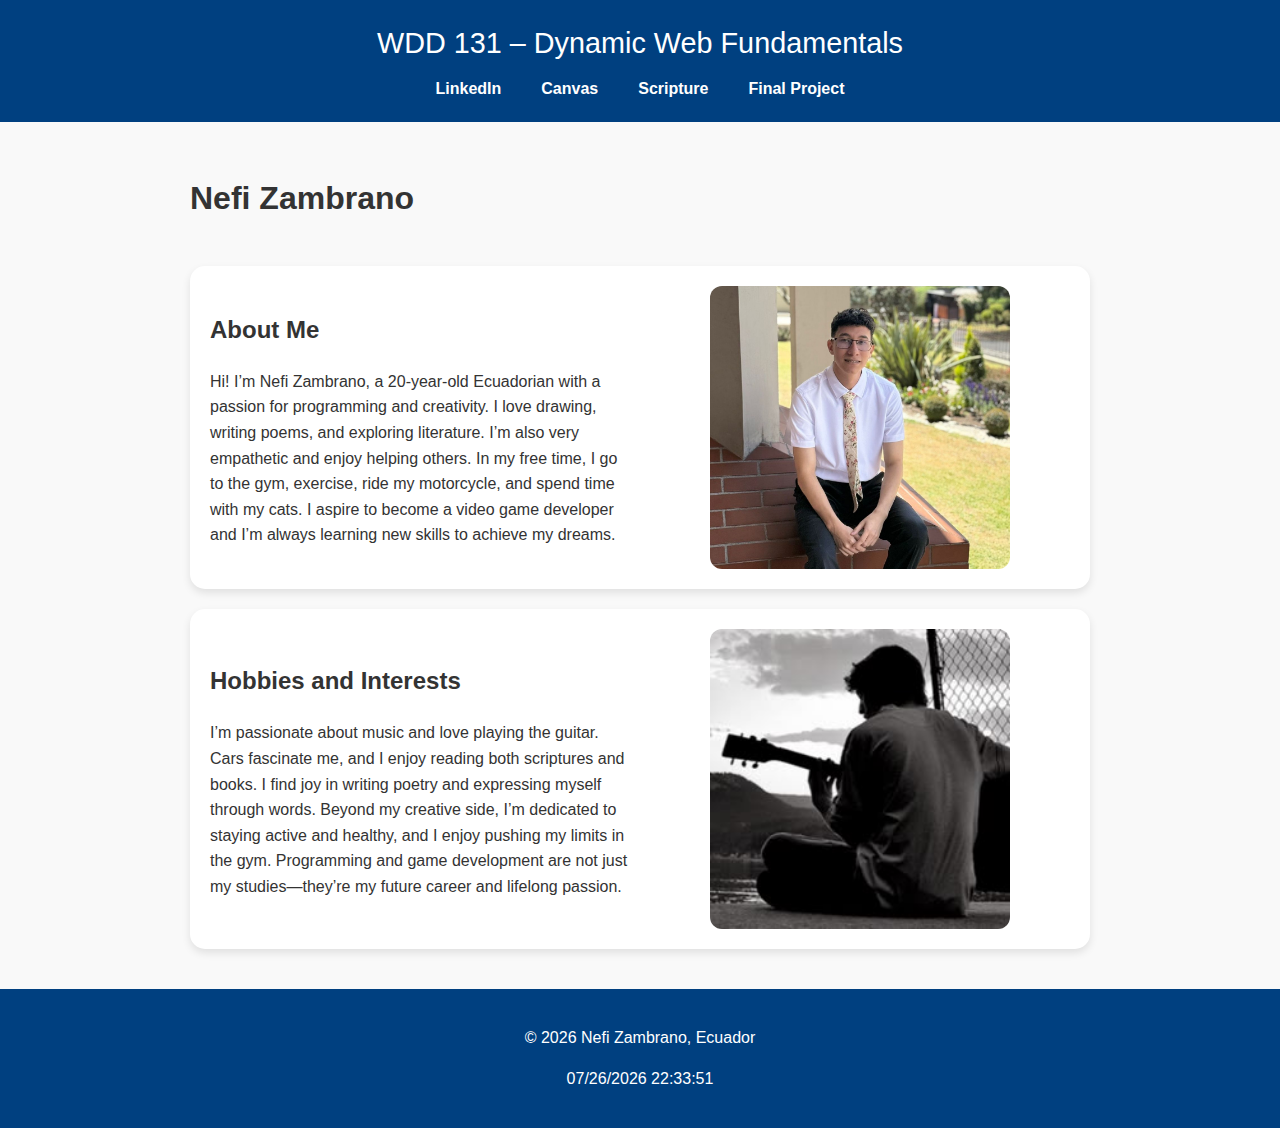
<file: index.html>
<!DOCTYPE html>
<html lang="en-US">
<head>
    <meta charset="UTF-8">
    <meta name="viewport" content="width=device-width, initial-scale=1.0">
    <title>WDD 131 – Dynamic Web Fundamentals – Nefi Zambrano</title>
    <meta name="description" content="WDD 131 – Dynamic Web Fundamentals. Nefi Zambrano. Landing page with course info.">
    <meta name="author" content="Nefi Zambrano">
    <link rel="stylesheet" href="styles/base.css">
    <script src="scripts/getdates.js" defer></script>
</head>
<body>
    <header>
        <span id="course-title">WDD 131 – Dynamic Web Fundamentals</span>
        <nav>
            <ul>
                <li><a href="https://www.linkedin.com/in/nefi-geovanny-zambrano-miño-68074133b" target="_blank">LinkedIn</a></li>
                <li><a href="https://byupw.instructure.com/" target="_blank" rel="noopener noreferrer">Canvas</a></li>
                <li><a href="https://www.churchofjesuschrist.org/study/scriptures" target="_blank" rel="noopener noreferrer">Scripture</a></li>
                <li><a href="#">Final Project</a></li>
            </ul>
        </nav>
    </header>

    <main>
        <h1>Nefi Zambrano</h1>

<section class="card two-columns">
    <div class="text">
        <h2>About Me</h2>
       <p>Hi! I’m Nefi Zambrano, a 20-year-old Ecuadorian with a passion for programming and creativity. I love drawing, writing poems, and exploring literature. I’m also very empathetic and enjoy helping others. In my free time, I go to the gym, exercise, ride my motorcycle, and spend time with my cats. I aspire to become a video game developer and I’m always learning new skills to achieve my dreams.</p>

    </div>
    <div class="image">
        <img src="images/nefijpg.jpg" alt=" Nefi smile">
    </div>
</section>

<section class="card two-columns">
    <div class="text">
        <h2>Hobbies and Interests</h2>
 <p>I’m passionate about music and love playing the guitar. Cars fascinate me, and I enjoy reading both scriptures and books. I find joy in writing poetry and expressing myself through words. Beyond my creative side, I’m dedicated to staying active and healthy, and I enjoy pushing my limits in the gym. Programming and game development are not just my studies—they’re my future career and lifelong passion.</p>
    </div>
    <div class="image">
         <img src="images/guitarra.jpg" alt="Imagen representando hobbies">
    </div>
</section>
    </main>

    <footer>
        <p>© <span id="currentyear"></span> Nefi Zambrano, Ecuador</p>
        <p id="lastModified"></p>
    </footer>
</body>
</html>
</file>
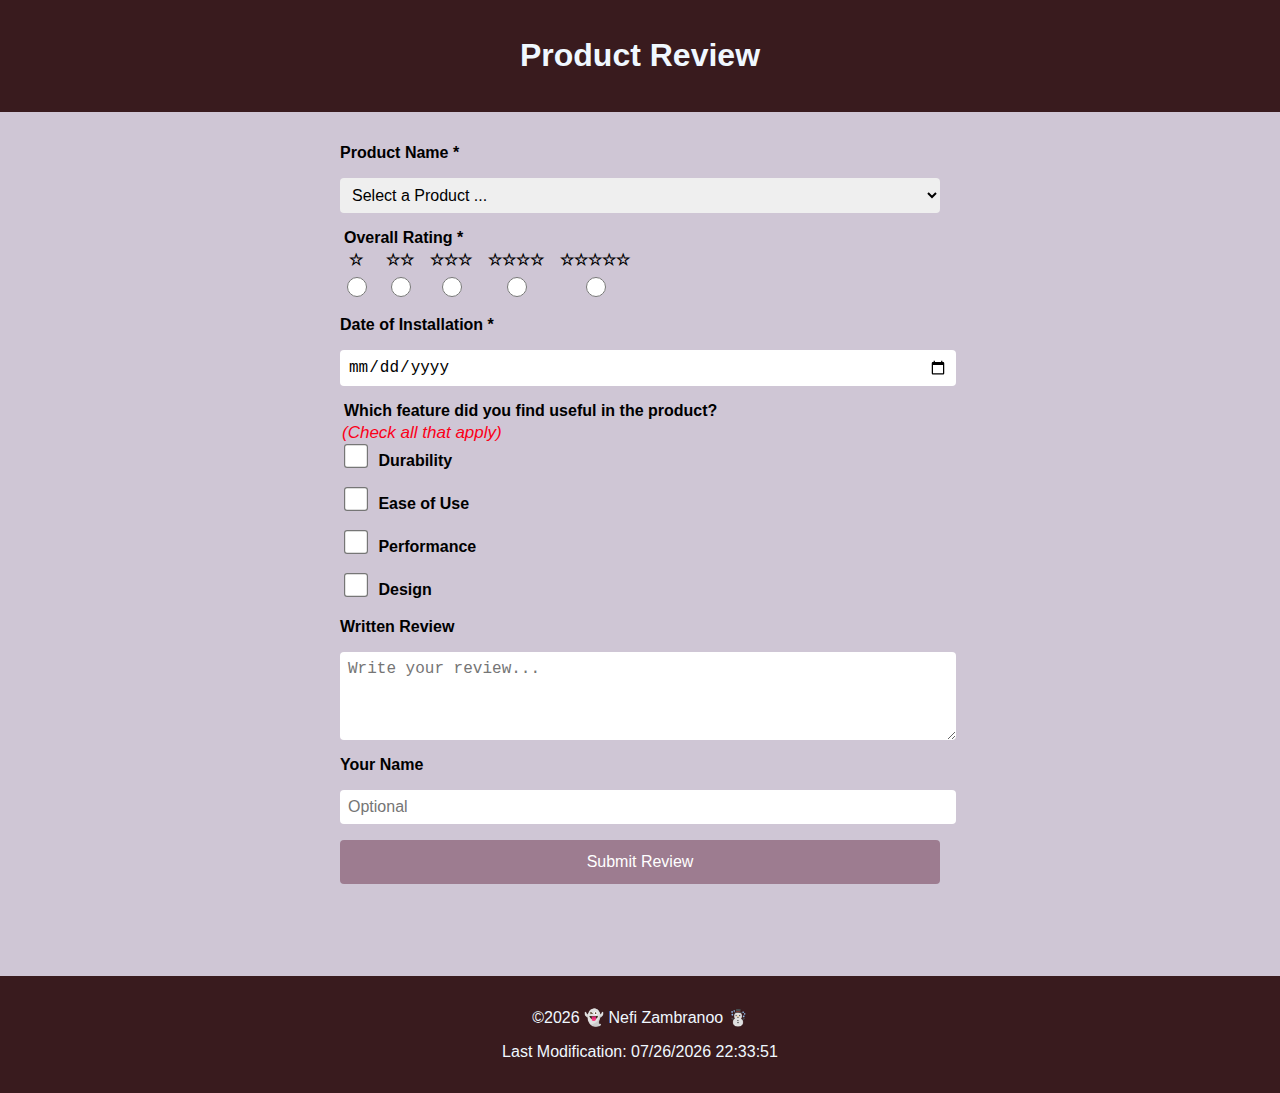
<file: form.html>
<!DOCTYPE html>
<html lang="en">
<head>
    <meta charset="UTF-8">
    <meta name="viewport" content="width=device-width, initial-scale=1.0">
    <title>Product Review Form</title>
    <link rel="stylesheet" href="styles/form-style.css">
</head>
<body>
    <header>
        <h1>Product Review</h1>
    </header>

    <main>
        <form id="reviewForm" method="get" action="review.html">
            <!-- Product Name -->
            <label for="product">Product Name *</label>
            <select id="product" name="product" required>
                <option value="" disabled selected>Select a Product ...</option>
            </select>

            <!-- Overall Rating -->
            <fieldset>
                <legend>Overall Rating *</legend>

                <div class="rating-grid">
                    <label>
                        <span class="stars">☆</span>
                        <input type="radio" name="rating" value="1" required>
                    </label>
                    <label>
                        <span class="stars">☆☆</span>
                        <input type="radio" name="rating" value="2">
                    </label>
                    <label>
                        <span class="stars">☆☆☆</span>
                        <input type="radio" name="rating" value="3">
                    </label>
                    <label>
                        <span class="stars">☆☆☆☆</span>
                        <input type="radio" name="rating" value="4">
                    </label>
                    <label>
                        <span class="stars">☆☆☆☆☆</span>
                        <input type="radio" name="rating" value="5">
                    </label>
                </div>
            </fieldset>

            <!-- Date of Installation -->
            <label for="installDate">Date of Installation *</label>
            <input type="date" id="installDate" name="installDate" required>

            <!-- Useful Features -->
            <fieldset>
                <legend>Which feature did you find useful in the product? </legend>
                <span class="cursi">(Check all that apply)</span>
                <div class="checkbox-grid">
                    <label><input type="checkbox" name="features" value="durability"> Durability</label>
                    <label><input type="checkbox" name="features" value="ease of use"> Ease of Use</label>
                    <label><input type="checkbox" name="features" value="performance"> Performance</label>
                    <label><input type="checkbox" name="features" value="design"> Design</label>
                </div>
            </fieldset>
            <!-- Written Review -->
            <label for="review">Written Review</label>
            <textarea id="review" name="review" rows="4" placeholder="Write your review..."></textarea>

            <!-- User Name -->
            <label for="userName">Your Name</label>
            <input type="text" id="userName" name="userName" placeholder="Optional">

            <!-- Submit -->
            <input type="submit" value="Submit Review">
        </form>
    </main>

    <footer>
        <p>©<span id="year"></span> 👻 Nefi Zambranoo ☃️ </p>
        <p>Last Modification: <span id="lastModified"></span></p>
    </footer>

    <script src="scripts/form-script.js"></script>
</body>
</html>
</file>
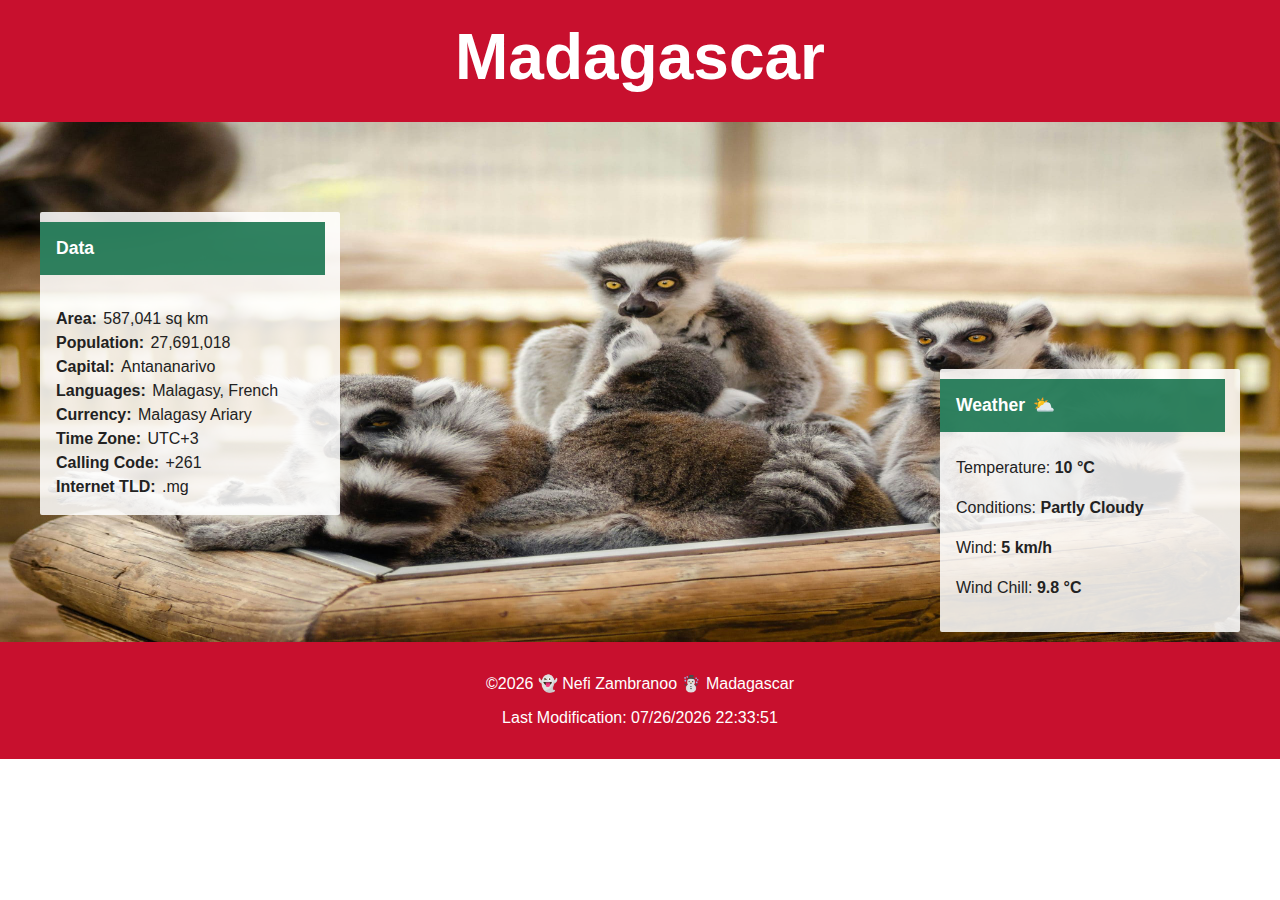
<file: place.html>
<!DOCTYPE html>
<html lang="es">
<head>
  <meta charset="utf-8">
  <meta name="viewport" content="width=device-width,initial-scale=1">
  <title>Madagascar — Place Page</title>
  <meta name="description" content="page Madagascar — wdd131 W03">
  <link rel="stylesheet" href="styles/place.css">
  <script defer src="scripts/place.js"></script>
</head>
<body>
  <!-- HEADER -->
  <header class="site-header">
    <h1 class="site-title">Madagascar</h1>
  </header>

  <!-- HERO + CARDS -->
  <main>
    <section class="hero" aria-label="Hero image">
  <picture>
    <!-- Desktop -->
    <source media="(max-width: 700px)" srcset="images/Lemures+2.jpg">
    <!-- Mobile / fallback -->
    <img src="images/madagascar.jpg" alt="Anillos de lemures sobre un tronco" loading="lazy" class="firt-img">
  </picture>

      <!-- Cards -->
      <aside class="card card--data" aria-labelledby="data-title">
        <div id="data-title" class="card__header">Data</div>
        <div class="card__body">
          <dl>
            <dt>Area:</dt><dd>587,041 sq km</dd>
            <dt>Population:</dt><dd>27,691,018</dd>
            <dt>Capital:</dt><dd>Antananarivo</dd>
            <dt>Languages:</dt><dd>Malagasy, French</dd>
            <dt>Currency:</dt><dd>Malagasy Ariary</dd>
            <dt>Time Zone:</dt><dd>UTC+3</dd>
            <dt>Calling Code:</dt><dd>+261</dd>
            <dt>Internet TLD:</dt><dd>.mg</dd>
          </dl>
        </div>
      </aside>

      <aside class="card card--weather" aria-labelledby="weather-title">
        <div id="weather-title" class="card__header">
          <span>Weather</span>
          <img src="images/weather-icon-md.svg" alt="Partly cloudy" class="mobile-icon" aria-hidden="true">
        </div>
        <div class="card__body">
          <p>Temperature: <strong><span id="temp">10</span> °C</strong></p>
          <p>Conditions: <strong>Partly Cloudy</strong></p>
          <p>Wind: <strong><span id="wind">5</span> km/h</strong></p>
          <p>Wind Chill: <strong><span id="windchill">N/A</span></strong></p>
        </div>
      </aside>
    </section>
  </main>

  <!-- FOOTER -->
  <footer class="site-footer">
    <p>©<span id="year"></span> 👻 Nefi Zambranoo ☃️ Madagascar</p>
    <p>Last Modification: <span id="lastModified"></span></p>
  </footer>
</body>
</html>
</file>
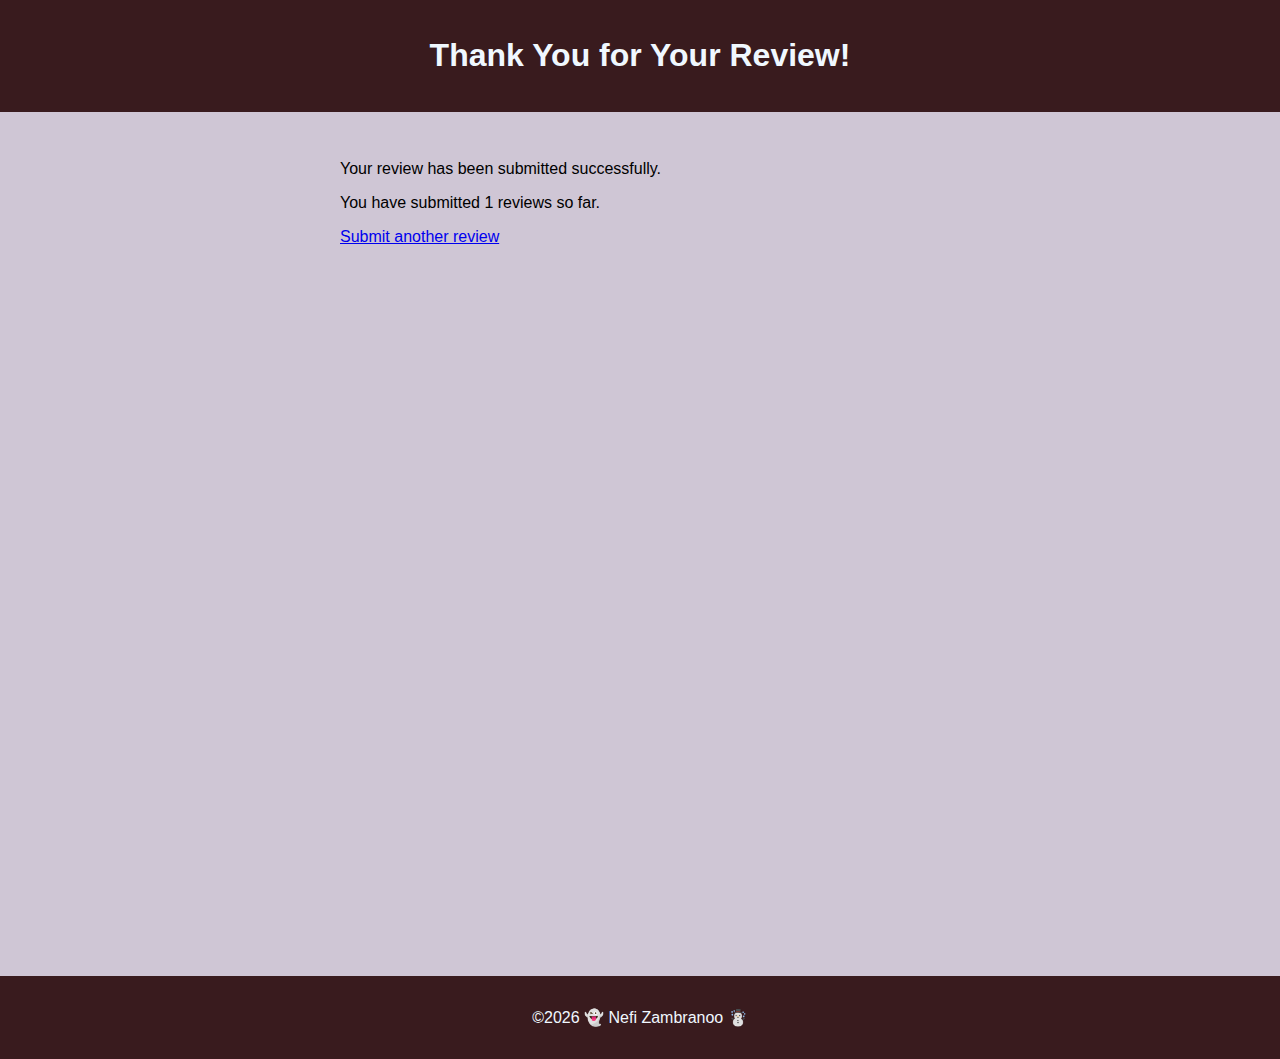
<file: review.html>
<!DOCTYPE html>
<html lang="en">
<head>
  <meta charset="UTF-8">
  <meta name="viewport" content="width=device-width, initial-scale=1.0">
  <title>Review Submitted</title>
  <link rel="stylesheet" href="styles/form-style.css">
</head>
<body>
  <header><h1>Thank You for Your Review!</h1></header>

  <main>
    <p>Your review has been submitted successfully.</p>
    <p>You have submitted <span id="reviewCount">0</span> reviews so far.</p>
    <a href="form.html">Submit another review</a>
  </main>

   <footer>
        <p>©<span id="year"></span> 👻 Nefi Zambranoo ☃️ </p>
    </footer>

  <script>
    // Footer dinámico
    document.getElementById('year').textContent = new Date().getFullYear();

    // Contador de reseñas
    let count = localStorage.getItem('reviewCount') || 0;
    count = parseInt(count) + 1;
    localStorage.setItem('reviewCount', count);
    document.getElementById('reviewCount').textContent = count;
  </script>
</body>
</html>
</file>
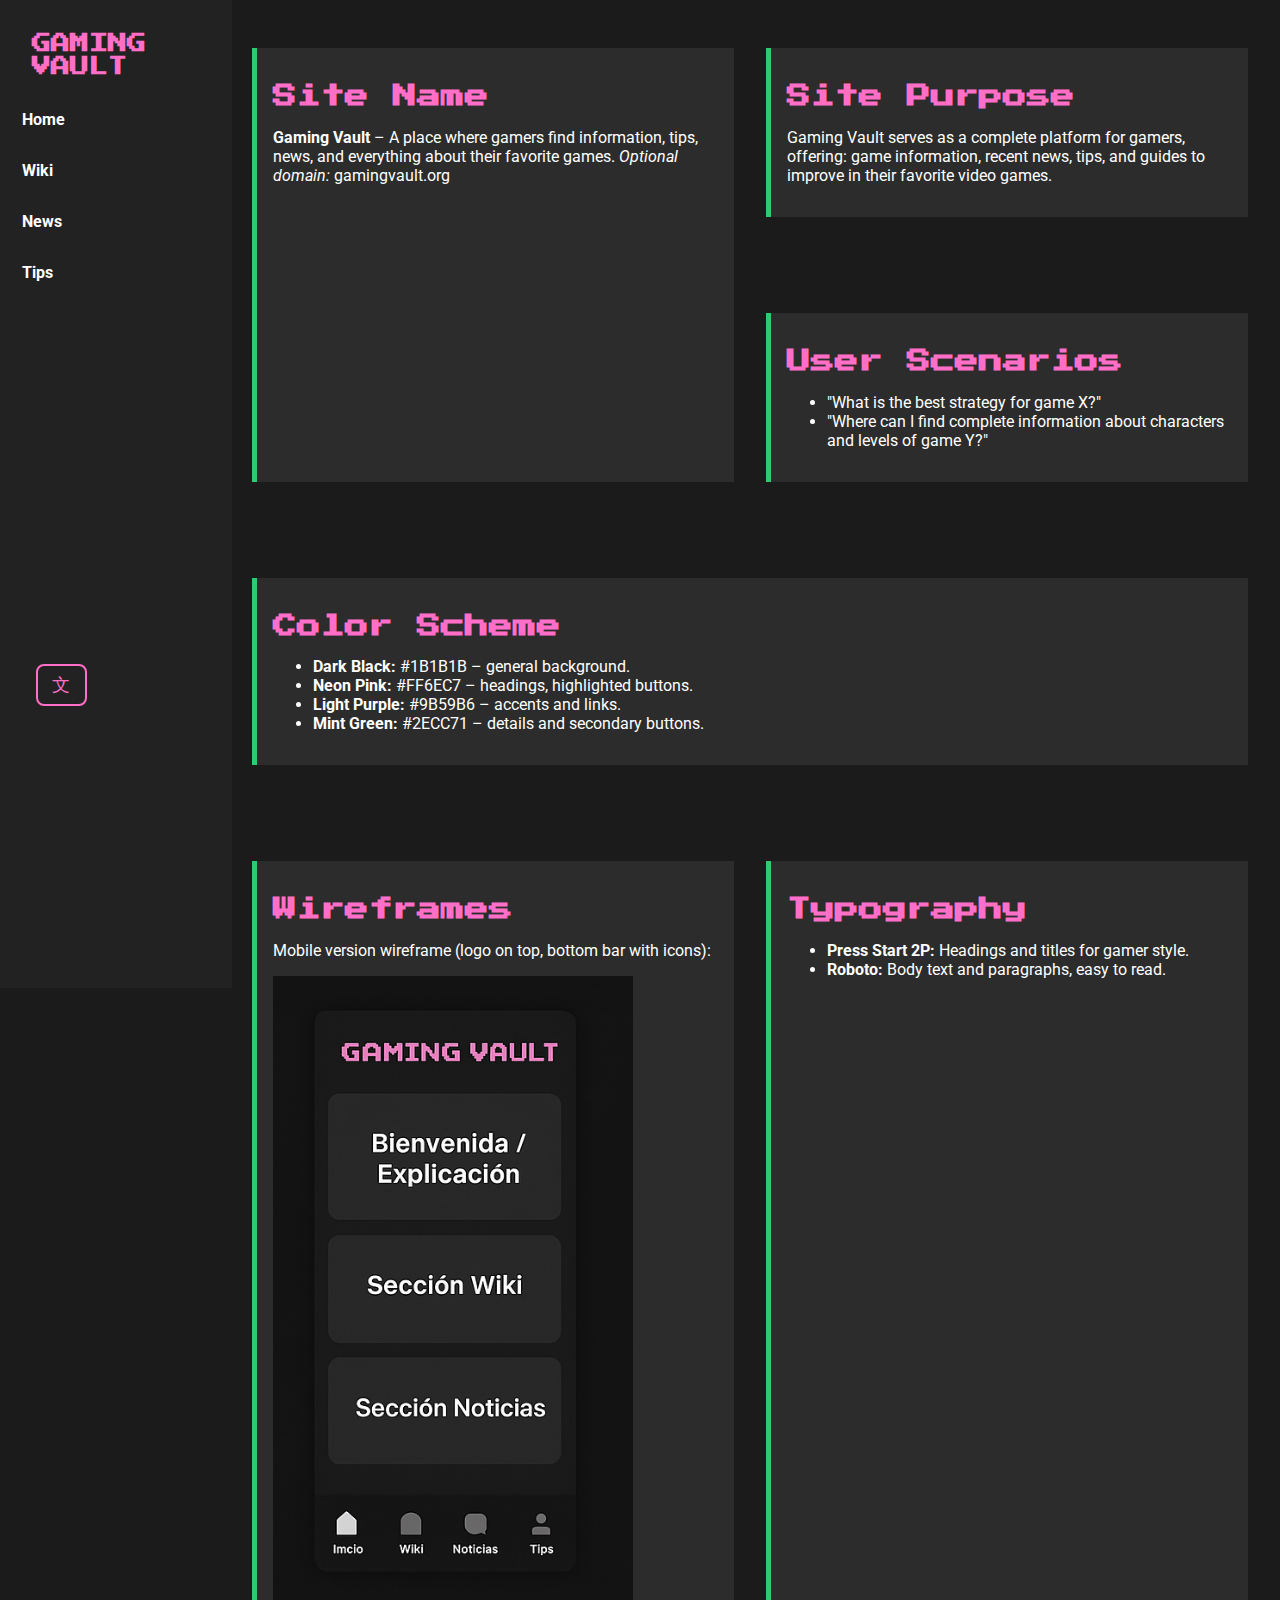
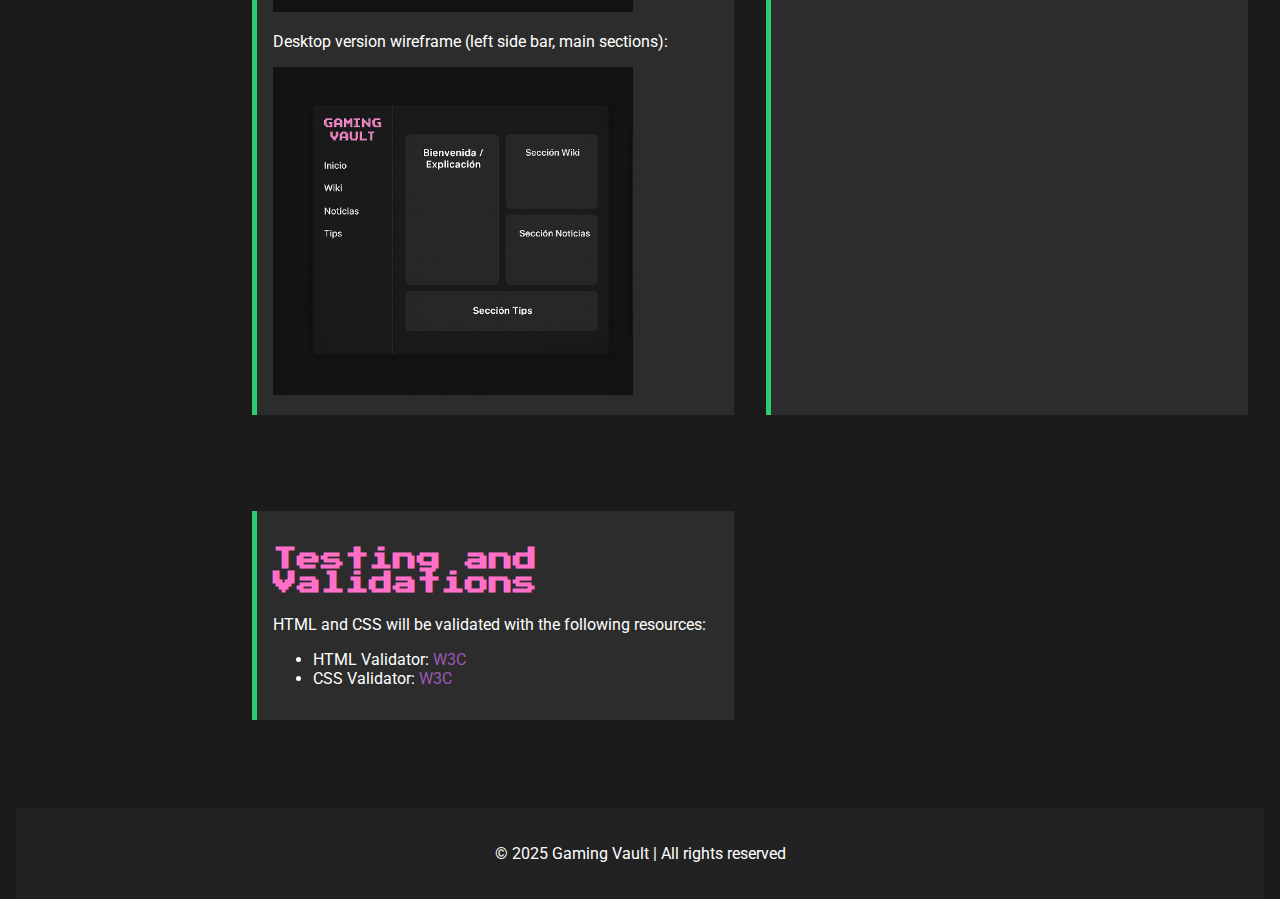
<file: siteplan.html>
<!DOCTYPE html>
<html lang="en-US">
<head>
    <meta charset="UTF-8">
    <meta name="viewport" content="width=device-width, initial-scale=1.0">
    <title>Gaming Vault - Site Plan</title>
    <link rel="stylesheet" href="styles/style.css">
    <!-- Gamer style fonts -->
    <link href="https://fonts.googleapis.com/css2?family=Press+Start+2P&display=swap" rel="stylesheet">
    <link href="https://fonts.googleapis.com/css2?family=Roboto:wght@400;700&display=swap" rel="stylesheet">
    <link rel="stylesheet" href="https://cdnjs.cloudflare.com/ajax/libs/font-awesome/6.4.0/css/all.min.css">
</head>
<body>

    <!-- Lateral navigation for desktop -->
    <nav class="nav-lateral">
    <h1 class="logo-text">
        <span>GAMING</span>
        <span>VAULT</span>
    </h1>
    <ul>
        <li><a href="/page/home.html">Home</a></li>
        <li><a href="#">Wiki</a></li>
        <li><a href="#">News</a></li>
        <li><a href="#">Tips</a></li>
    </ul>
    <button id="btn-lang" class="lang-btn">文</button>
</nav>

    <main>
        <!-- 1. Site Name -->
        <section class="Sname">
            <h2>Site Name</h2>
            <p><strong>Gaming Vault</strong> – A place where gamers find information, tips, news, and everything about their favorite games.
            <em>Optional domain:</em> gamingvault.org</p>
        </section>

        <!-- 2. Site Purpose -->
        <section class="purpose">
            <h2>Site Purpose</h2>
            <p>Gaming Vault serves as a complete platform for gamers, offering: game information, recent news, tips, and guides to improve in their favorite video games.</p>
        </section>

        <!-- 3. User Scenarios -->
        <section class="sce">
            <h2>User Scenarios</h2>
            <ul>
                <li>"What is the best strategy for game X?"</li>
                <li>"Where can I find complete information about characters and levels of game Y?"</li>
            </ul>
        </section>

        <!-- 4. Color Scheme -->
        <section class="colors">
            <h2>Color Scheme</h2>
            <ul>
                <li><strong>Dark Black:</strong> #1B1B1B – general background.</li>
                <li><strong>Neon Pink:</strong> #FF6EC7 – headings, highlighted buttons.</li>
                <li><strong>Light Purple:</strong> #9B59B6 – accents and links.</li>
                <li><strong>Mint Green:</strong> #2ECC71 – details and secondary buttons.</li>
            </ul>
        </section>

        <!-- 5. Wireframes -->
        <section>
            <h2>Wireframes</h2>
            <p>Mobile version wireframe (logo on top, bottom bar with icons):</p>
            <img src="images/wireframe_movil.png" alt="Mobile wireframe Gaming Vault">
            <p>Desktop version wireframe (left side bar, main sections):</p>
            <img src="images/wireframe_pc.png" alt="Desktop wireframe Gaming Vault">
        </section>
        <!-- 6. Typography -->
        <section>
            <h2>Typography</h2>
            <ul>
                <li><strong>Press Start 2P:</strong> Headings and titles for gamer style.</li>
                <li><strong>Roboto:</strong> Body text and paragraphs, easy to read.</li>
            </ul>
        </section>

        <!-- 7. Testing / Validations -->
        <section>
            <h2>Testing and Validations</h2>
            <p>HTML and CSS will be validated with the following resources:</p>
            <ul>
                <li>HTML Validator: <a href="https://validator.w3.org/nu/">W3C</a></li>
                <li>CSS Validator: <a href="https://jigsaw.w3.org/css-validator/">W3C</a></li>
            </ul>
        </section>
    </main>
    <div class="bottom-nav">
    <a href="/page/home.html"><i class="fa-solid fa-house"></i><span>Inicio</span></a>
    <a href="#"><i class="fa-solid fa-book"></i><span>Wiki</span></a>
    <a href="#"><i class="fa-solid fa-newspaper"></i><span>Noticias</span></a>
    <a href="#"><i class="fa-solid fa-lightbulb"></i><span>Tips</span></a>
</div>

    <footer>
        <p>&copy; 2025 Gaming Vault | All rights reserved</p>
    </footer>
</body>
</html>
</file>
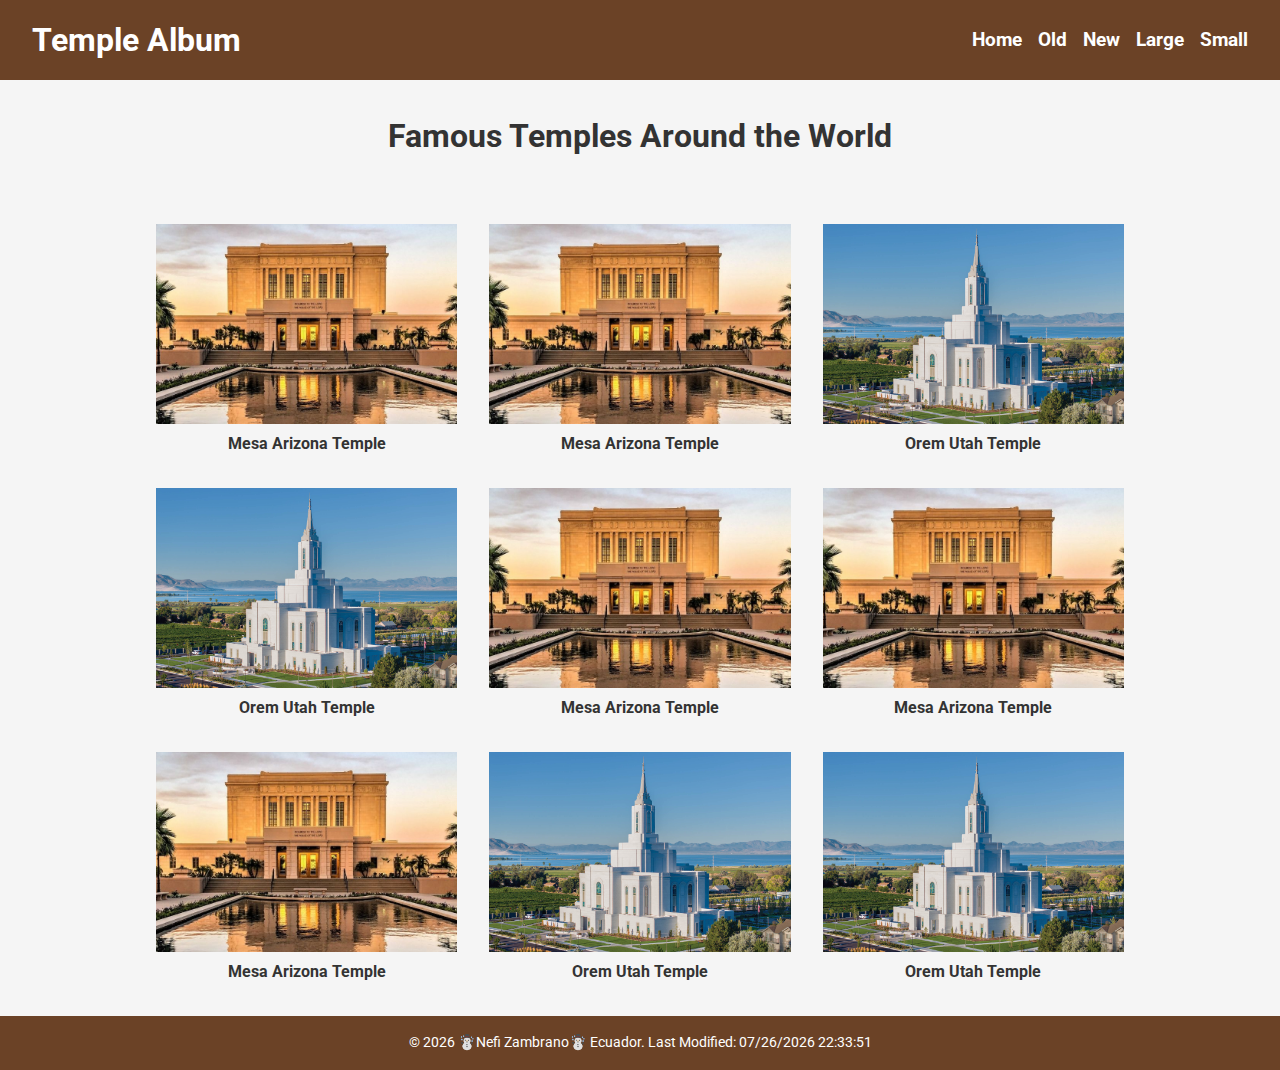
<file: temples.html>
<!DOCTYPE html>
<html lang="en-US">
<head>
    <meta charset="UTF-8">
    <meta name="viewport" content="width=device-width, initial-scale=1.0">
    <link rel="stylesheet" href="styles/temples.css">
    <link rel="stylesheet" href="styles/temples-large.css">
    <link href="https://fonts.googleapis.com/css2?family=Roboto:wght@400;700&display=swap" rel="stylesheet">
    <script src="scripts/temples.js" defer></script>
    <title>Temple Album</title>
</head>
<body>
<header>
    <h1>Temple Album</h1>
    <button id="hamburger" aria-label="Toggle navigation menu">☰</button>
    <nav id="nav-menu">
        <a href="#">Home</a>
        <a href="#">Old</a>
        <a href="#">New</a>
        <a href="#">Large</a>
        <a href="#">Small</a>
    </nav>
</header>
    <main>
        <h1>Famous Temples Around the World</h1>
        <figure>
            <img src="images/Mesa-Temple.jpg" alt="Temple 1">
            <figcaption>Mesa Arizona Temple</figcaption>
        </figure>
        <figure>
            <img src="images/Mesa-Temple.jpg" alt="Temple 1">
            <figcaption>Mesa Arizona Temple</figcaption>
        </figure>
        <figure>
            <img src="images/Orem-Utah-Temple.jpg" alt="Temple 1">
            <figcaption>Orem Utah Temple</figcaption>
        </figure>
        <figure>
            <img src="images/Orem-Utah-Temple.jpg" alt="Temple 1">
            <figcaption>Orem Utah Temple</figcaption>
        </figure>
        <figure>
            <img src="images/Mesa-Temple.jpg" alt="Temple 1">
            <figcaption>Mesa Arizona Temple</figcaption>
        </figure>
        <figure>
            <img src="images/Mesa-Temple.jpg" alt="Temple 1">
            <figcaption>Mesa Arizona Temple</figcaption>
        </figure>
        <figure>
            <img src="images/Mesa-Temple.jpg" alt="Temple 1">
            <figcaption>Mesa Arizona Temple</figcaption>
        </figure>
        <figure>
            <img src="images/Orem-Utah-Temple.jpg" alt="Temple 1">
            <figcaption>Orem Utah Temple</figcaption>
        </figure>
        <figure>
            <img src="images/Orem-Utah-Temple.jpg" alt="Temple 1">
            <figcaption>Orem Utah Temple</figcaption>
        </figure>
    </main>
    <footer>
        <p>© <span id="year"></span> ☃️Nefi Zambrano☃️ Ecuador. Last Modified: <span id="lastModified"></span></p>
    </footer>
</body>

</html>
</file>
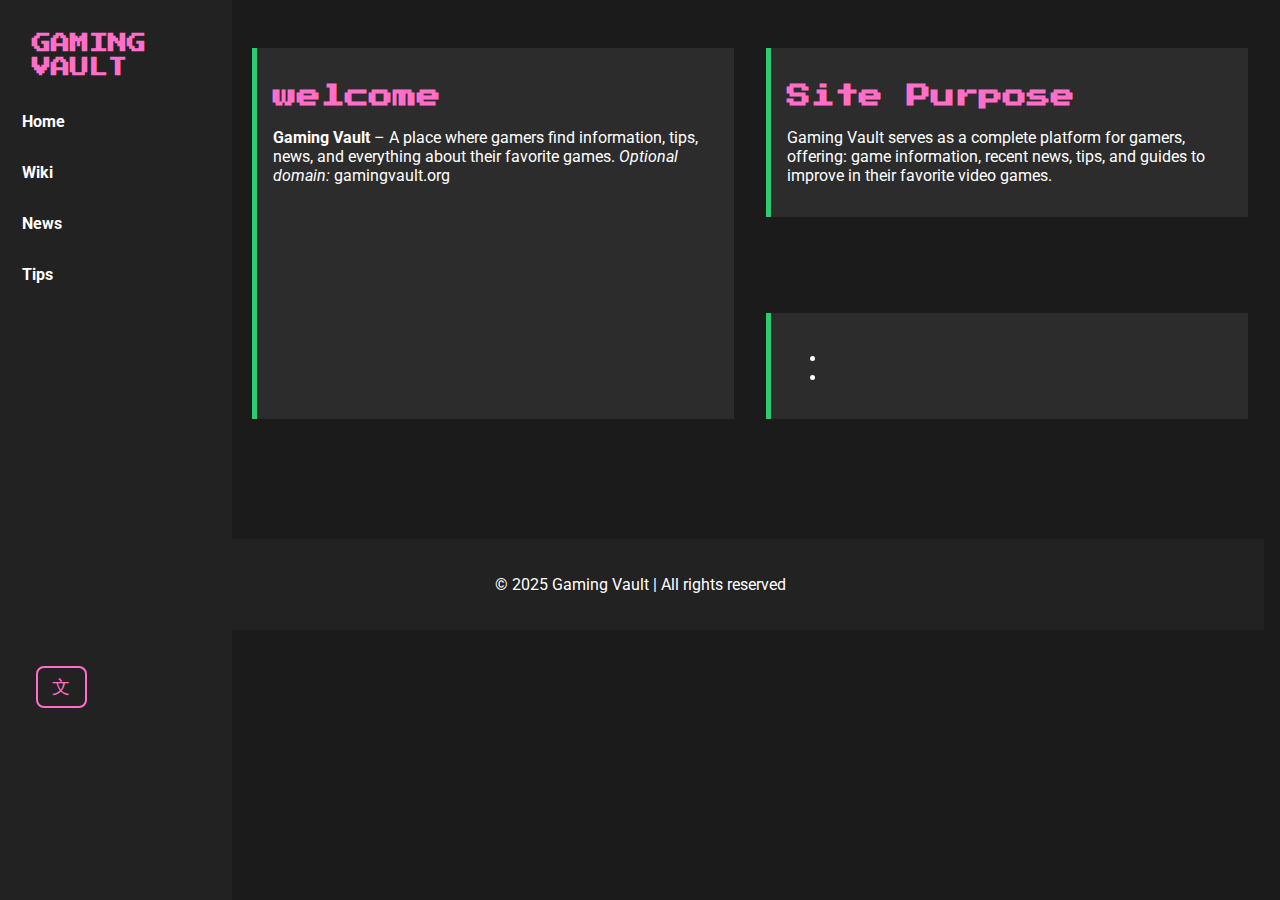
<file: page/home.html>
<!DOCTYPE html>
<html lang="en-US">
<head>
    <meta charset="UTF-8">
    <meta name="viewport" content="width=device-width, initial-scale=1.0">
    <title>Gaming Vault - Site Plan</title>
    <link rel="stylesheet" href="/styles/style.css">
    <!-- Gamer style fonts -->
    <link href="https://fonts.googleapis.com/css2?family=Press+Start+2P&display=swap" rel="stylesheet">
    <link href="https://fonts.googleapis.com/css2?family=Roboto:wght@400;700&display=swap" rel="stylesheet">
</head>
<body>

    <!-- Lateral navigation for desktop -->
    <nav class="nav-lateral">
    <h1 class="logo-text">GAMING <br> VAULT</h1>
    
    <ul>
        <li><a href="/siteplan.html">Home</a></li>
        <li><a href="#">Wiki</a></li>
        <li><a href="#">News</a></li>
        <li><a href="#">Tips</a></li>
    </ul>
    <button id="btn-lang" class="lang-btn">文</button>
</nav>

    <main>
        <!-- 1. Site Name -->
        <section class="Sname">
            <h2>welcome</h2>
            <p><strong>Gaming Vault</strong> – A place where gamers find information, tips, news, and everything about their favorite games.
            <em>Optional domain:</em> gamingvault.org</p>
        </section>

        <!-- 2. Site Purpose -->
        <section class="purpose">
            <h2>Site Purpose</h2>
            <p>Gaming Vault serves as a complete platform for gamers, offering: game information, recent news, tips, and guides to improve in their favorite video games.</p>
        </section>

        <!-- 3. User Scenarios -->
        <section class="sce">
            <h2></h2>
            <ul>
                <li></li>
                <li></li>
            </ul>
        </section>
    </main>

    <footer>
        <p>&copy; 2025 Gaming Vault | All rights reserved</p>
    </footer>
</body>
<script>
    const btnLang = document.getElementById("btn-lang");
    let lang = "en"; // idioma actual

    btnLang.addEventListener("click", () => {
        lang = lang === "en" ? "es" : "en";

        document.querySelectorAll("nav ul li a").forEach(link => {
            link.textContent = link.dataset[lang];
        });

        // Opcional: cambia también títulos de secciones
        document.querySelectorAll("section h2").forEach(h2 => {
            if (h2.dataset.en && h2.dataset.es) {
                h2.textContent = h2.dataset[lang];
            }
        });
    });
</script>
</html>
</file>
<file: styles/base.css>
body {
    font-family: Arial, Helvetica, sans-serif;
    margin: 0;
    padding: 0;
    line-height: 1.6;
    background-color: #f9f9f9;
    color: #333;
}

header {
    text-align: center;
    background-color: #004080;
    color: white;
    padding: 20px 0;
}

#course-title {
    display: block;
    font-size: 1.8rem;
    margin-bottom: 10px;
}

nav ul {
    display: flex;
    justify-content: center;
    list-style: none;
    padding: 0;
    margin: 0;
    gap: 20px;
}

nav a {
    text-decoration: none;
    color: white;
    font-weight: bold;
    padding: 5px 10px;
    transition: background 0.3s, color 0.3s;
}

nav a:hover {
    background-color: #ffcc00;
    color: #004080;
    border-radius: 5px;
}

main {
    max-width: 900px;
    margin: 30px auto;
    padding: 0 20px;
    display: grid;
    grid-template-columns: 1fr;
    gap: 20px;
}

.card {
    background-color: white;
    padding: 20px;
    border-radius: 8px;
    box-shadow: 0 4px 8px rgba(0,0,0,0.1);
}

.card img {
    max-width: 100%;
    height: auto;
    display: block;
    margin: 10px 0;
}

footer {
    text-align: center;
    background-color: #004080;
    color: white;
    padding: 20px 0;
    margin-top: 40px;
}
.card.two-columns {
    display: flex;
    flex-direction: row;
    align-items: center;
    gap: 20px;
    background-color: white;
    padding: 20px;
    border-radius: 15px; /* bordes menos cuadrados */
    box-shadow: 0 4px 8px rgba(0,0,0,0.1);
}

.card.two-columns .text {
    flex: 1; /* ocupa espacio disponible para el texto */
}

.card.two-columns .image {
    flex: 1; /* ocupa espacio disponible para la imagen */
}

.card.two-columns img {
    width: 80%;      /* la imagen ocupa solo el 80% del ancho del div */
    max-width: 300px; /* ancho máximo fijo */
    height: auto;     /* mantiene proporción */
    object-fit: cover;
    border-radius: 12px;
    display: block;
    margin: 0 auto;   /* centra la imagen dentro del div */
}

@media (max-width: 768px) {
    .card.two-columns {
        flex-direction: column;
    }

    .card.two-columns img {
        height: auto; /* altura automática para móviles */
    }
}
</file>
<file: styles/form-style.css>
/* Colores y tipografía */
body {
    font-family: 'Arial', sans-serif;
    background-color: #cfc6d5;
    color: rgb(0, 0, 0);
    margin: 0;
    padding: 0;

}

header, footer {
    background-color: #391b1e;
    text-align: center;
    padding: 1rem;
}
header h1{
    color: aliceblue;
}

main {
    padding: 2rem;
    max-width: 600px;
    margin: auto;
    flex: 1;
      min-height: calc(100vh - 100px); 
}

form {
    display: flex;
    flex-direction: column;
    gap: 1rem;
}

label, legend {
    font-weight: bold;
}

input[type="text"], input[type="date"], select, textarea {
    padding: 0.5rem;
    font-size: 1rem;
    border-radius: 4px;
    border: none;
    width: 100%;
}

input[type="submit"] {
    background-color: #9d7c90;
    color: white;
    padding: 0.8rem;
    border: none;
    border-radius: 4px;
    font-size: 1rem;
    cursor: pointer;
}

input[type="submit"]:hover {
    background-color: #9B59B6;
}

fieldset {
    border: 1px solid #555;
    padding: 1rem;
    border-radius: 5px;
    padding: 0.2rem 0; /* mantiene un pequeño espacio arriba y abajo */
    border: none;
}
footer{
    color: aliceblue;
}
/* Contenedor de checkboxes en columnas */
.checkbox-grid {
    display: grid;
    grid-template-columns: repeat(1, 1fr); /* 2 columnas */
    gap: 1rem; /* espacio entre columnas y filas */
}

/* Hacer el cuadro de checkbox más grande */
.checkbox-grid input[type="checkbox"] {
    width: 20px;   /* ancho del cuadro */
    height:20px;  /* alto del cuadro */
    transform: scale(1.2); /* alternativa para agrandar visualmente */
    margin-right: 0.5rem; /* espacio entre cuadro y texto */
}
.rating-grid {
    display: flex;
    gap: 1rem;           /* espacio entre estrellas */
    justify-content: start;
}

.rating-grid label {
    display: flex;
    flex-direction: column; /* apila estrella encima del botón */
    align-items: center;    /* centra el botón debajo de la estrella */
}

.rating-grid .stars {
    font-size: 1rem;     /* tamaño de las estrellas */
    margin-bottom: 0.3rem; /* espacio entre estrella y radio */
}

.rating-grid input[type="radio"] {
    width: 20px;
    height: 20px;
}
.cursi{
    font-style: italic;
    font-size: 17px;
    color: #fb0019;
    
}
</file>
<file: styles/place.css>
:root{
  --primary-red: #c8102e;
  --accent-green: #0b6b45d8;
  --card-bg: rgba(255, 255, 255, 0.858);
  --text: #222;
  --max-width: 100%;
}

*{ 
    box-sizing:border-box; 
}

body{
  margin:0;
  font-family: "Segoe UI", Roboto, Arial, sans-serif;
  color:var(--text);
  display:flex;
  flex-direction:column;

}

/* HEADER */
.site-header{
  width:100%;
  background:var(--primary-red);
  color:#fff;
  text-align:center;
  padding:1.25rem 1rem;
  box-shadow: 0 2px 0 rgba(0,0,0,0.1);
}
.site-header::after{
  content:"";
  display:block;
  height:8px;
}
.site-title{ 
    margin:0; 
    font-size:4rem; 
    font-weight:700; 
}

/* HERO */
.hero {
  width: 100%;
  max-width: var(--max-width);
  margin: 0 auto;
  position: relative; 
  height: auto;
}

.hero picture,
.hero img {
  width: 100%;        
  height: 90%;      
  display: block;     /* elimina espacios debajo de la imagen */
  object-fit: fill;  

}

/* CARDS */
.card{
  background:var(--card-bg);
  margin:2rem auto;
  width:calc(94%);
  max-width:450px;
  text-align: center;
  border-radius:2px;
  overflow:hidden;
}
.card__header{
  padding:0.9rem 1rem;
  font-weight:700;
  font-size:2rem;
  background:transparent;
  color:var(--accent-green);
  display: flex;
  justify-content: center; 
  align-items: center;
  flex-direction: column;
  
}
 .card__header .mobile-icon {
    display: inline-block;  
    margin-top: 2rem;  
 }
.card__body{
  padding:1rem;
  color:var(--text);
  line-height:1.5;
}
.card__body dl{ 
    margin:0; 
}
.card__body dt{
     font-weight:600; 
     display:inline; 
    }
.card__body dd{ 
    display:inline; 
    margin:0 0 0 .4rem; 
}
.card__body dt::before {
    content: "\A";          
    white-space: pre;    
}
.mobile-icon{ /* la imagen del weather para que sea editable */
    max-width: 100px;
    max-height: 90px;
    object-fit: cover;
    display: none;
    display: inline-block;
    vertical-align: middle;
}

/* FOOTER */
.site-footer{
  width:100%;
  background:var(--primary-red);
  color:#fff;
  text-align:center;
  padding:1rem;
  margin-top: auto;
}

/* Desktop / Wide view */
@media (min-width: 800px) {
  .hero img{ 
    height:520px; 

}

.card__body dt{
     font-weight:600; 
     display:inline; 
    }
.card__body dd{ 
    display:inline; 
    margin-left:0.4rem; 
    margin-right: 1rem;
}
.card__body dt::before {
    content: "\A";         
    white-space: pre;    
}
  .card{
    width:300px;
    max-width:none;
    margin:0;
    background:var(--card-bg);
    text-align: left;
    position: relative;
    overflow: visible;
  }

  .card__header{
    background:var(--accent-green);
    color:#fff;
    padding:1rem;
    margin: 10px 15px 10px 0px;
    font-size: 1.1rem;
    justify-content: left;
    align-items: first baseline;
    flex-direction: row;
    z-index: 2;
    margin-bottom: -0.5rem;
    top: -10px;
  }
.card__body{
  padding: 1rem;
  position: relative;
  z-index: 1;

    
}
  /* Cards posicionadas sobre la imagen */
  .card--data{
    position:absolute;
    left:40px;
    top:90px;
  }
  .card--weather{
    position:absolute;
    right:40px;
    bottom:10px;
    
  }

  .card--weather .card__header::after{
    content: " ⛅";
    margin-left:8px;
    font-size:1.1rem;
  }

  .mobile-icon{ display:none; }
}
@media (min-width: 800px) {
  .mobile-icon {
    display: none !important;
    
  }
}
</file>
<file: styles/style.css>
/* Colores */
:root {
    --negro-oscuro: #1B1B1B;
    --neon-rosa: #FF6EC7;
    --morado-claro: #9B59B6;
    --verde-menta: #2ECC71;
}

/* Tipografía */
body {
    font-family: 'Roboto', sans-serif;
    background-color: var(--negro-oscuro);
    color: white;
    margin: 0;
    padding: 0 1rem;
}

h1, h2, h3 {
    font-family: 'Press Start 2P', cursive;
    color: var(--neon-rosa);
}
h1{
    font-size: 3vh;
}

a {
    color: var(--morado-claro);
    text-decoration: none;
}

a:hover {
    color: var(--verde-menta);
}

/* Logo */
.logo {
    width: 100px;
    height: auto;
    display: block;
    margin-bottom: 0.5rem;
}
.logo-text {
    font-family: 'Press Start 2P', cursive;
    color: var(--neon-rosa);
    font-size: 1.2rem;
    margin: 0 0 2rem 0;
    text-align: left;
    padding-left: 1rem;
    line-height: 1.5rem;
}
.logo-text span {
    display: block; /* cada span ocupa su propia línea */
    line-height: 1.2;
}
/* Navegación lateral */
.nav-lateral {
    position: fixed;
    top: 0;
    left: 0;
    width: 200px;
    height: 100%;
    background-color: #222;
    padding: 2rem 1rem 3.5rem;
}

.nav-lateral ul {
    list-style: none;
    margin: 2rem 0 0 0;
    padding: 0;
}

.nav-lateral li {
    margin: 2rem 0;
}

.nav-lateral a {
    color: white;
    font-weight: bold;
    display:block;
    padding-left: 0.4rem;
}
/* Main content */
main {
    margin-left: 220px; /* espacio para la nav lateral */
    padding: 1rem;
    display: grid;
    grid-template-columns: 2fr 2fr;
    grid-template-rows: auto auto auto;
    gap: 2rem;
}
.bottom-nav {
  display: none;
}
/* Secciones */
section {
    margin: 2rem 0;
    padding: 1rem;
    border-left: 5px solid var(--verde-menta);
    background-color: #2c2c2c;
    flex-direction: column;
    flex: 1;
    display:block;
}

/* Footer */
footer {
    text-align: center;
    padding: 1rem;
    background-color: #222;
    color: white;
    padding: 20px 0;
    margin-top: 40px;
}
img{
    flex-direction: row-reverse;
    width: 360px;
}

.Sname {
    grid-column: 1 / 2; 
    grid-row: 1 / 3;  /* ocupa dos filas */
}

.purpose {
    grid-column: 2 / 3;
    grid-row: 1 / 2;
}

.sce {
    grid-column: 2 / 3;
    grid-row: 2 / 3;
}

.colors {
    grid-column: 1 / 3; /* ocupa todo abajo */
    grid-row: 3 / 4;
}
.lang-btn {
  margin-top: auto;           /* empuja el botón al final del contenedor flex */
  align-self: center;        /* centro horizontalmente en el nav */
  background: none;
  border: 2px solid var(--neon-rosa);
  color: var(--neon-rosa);
  padding: 0.45rem 0.9rem;
  border-radius: 8px;
  cursor: pointer;
  font-size: 1.1rem;
  transition: .2s ease;
  margin: 350px 10px auto 20px;
}
.lang-btn:hover,
.lang-btn:focus {
  background: var(--neon-rosa);
  color: #111;
  outline: none;
}

/* ---- 📱 Mobile ---- */
@media (max-width: 768px) {
  /* nav lateral se convierte en bloque arriba */
  .nav-lateral {
    position: static;
    width: 100%;
    height: auto;
    background: none;
    display: flex;
    flex-direction: column;
    align-items: center;
    padding: 1rem 0;
  }

  .nav-lateral h1 {
    margin-bottom: 1.5rem;
    text-align: center;
  }

  .nav-lateral ul {
    display: flex;
    flex-direction: column;
    align-items: center;
    margin: 0;
    width: 100%;
  }

  .nav-lateral ul li {
    width: 80%;
    margin: 0.8rem 0;
  }

  .nav-lateral ul li a {
    display: block;
    padding: 1.2rem;
    background: #222;
    border-radius: 12px;
    font-size: 1rem;
    text-align: center;
  }

  /* el main ya no deja espacio lateral */
  main {
    margin-left: 0;
    display: block; /* apilar secciones */
  }

  /* bottom nav visible */
  .bottom-nav {
    display: flex;
    justify-content: space-around;
    align-items: center;
    position: fixed;
    bottom: 0;
    left: 0;
    width: 100%;
    background: #1b1b1b;
    border-top: 1px solid #333;
    padding: 0.5rem 0;
    z-index: 1000;
  }

  .bottom-nav a {
    color: white;
    text-decoration: none;
    font-size: 0.75rem;
    text-align: center;
    flex: 1;
  }

  .bottom-nav a i {
    display: block;
    font-size: 1.2rem;
    margin-bottom: 0.2rem;
  }
  .nav-lateral ul{
    display: none;
  }
  .nav-lateral li{
    display: none;
  }
  .lang-btn{
    display: none;
  }
  .nav-lateral h1{
    font-size: 5vh;
    margin-bottom: 2rem;
    text-align: center;
    
  }
  footer{
    width: 100%;
    height: 100%;
    padding-bottom: 80px;

  }
}
</file>
<file: styles/temples-large.css>
@media (min-width: 768px) {

    /* Header nav visible y horizontal */
    #nav-menu {
    display: flex !important; /* forzar que siempre se muestre en desktop */
    flex-direction: row;      /* links en fila */
    justify-content: flex-end; /* alineados a la derecha */
    gap: 1rem;
    background-color: transparent; /* sin fondo */
    position: static; /* que no flote encima */
    width: auto;      /* que solo ocupe lo necesario */
    padding: 0;
}

    #hamburger {
        display: none;
    }

    header {
        padding: 1rem 2rem;
    }

    /* Main - grid con 3 columnas */
    main {
        max-width: 1000px;
        display: grid;
        grid-template-columns: repeat(3, 1fr);
        gap: 2rem;
    }

    main figure img {
        width: 100%;        /* ocupa ancho de columna */
        height: 200px;      /* mantiene altura uniforme */
        object-fit: cover;
    }
    header h1 {
    transition: opacity 0.3s ease;
}
}
</file>
<file: styles/temples.css>
@import url('https://fonts.googleapis.com/css2?family=Roboto:wght@400;700&display=swap');

/* Reset básico */
* {
    margin: 0;
    padding: 0;
    box-sizing: border-box;
}

body {
    font-family: 'Roboto', sans-serif;
    line-height: 1.5;
    background-color: #f5f5f5;
    color: #333;
}

/* Header */
/* Contenedor header */
header {
    display: flex;
    justify-content: space-between; /* logo a la izquierda, botón a la derecha */
    align-items: center;
    padding: 1rem;
    background-color: #6B4226;
    color: white;
    position: relative;
}

/* Logo */
header .logo {
    font-size: 1.5rem;
}

/* Mobile menu */
#nav-menu {
    display: none; /* oculto por defecto */
    flex-direction: column;
    gap: 1rem;
    background-color: #6B4226; /* café */
    padding: 1rem;
    width: 100%;
    box-sizing: border-box;
    
    /* Agregado para centrar links */
    text-align: center; 
}
header h1.hidden {
    opacity: 0;
    visibility: hidden;
    width: 2px;
    transition: opacity 0.3s ease;
}
/* Mostrar menú cuando tiene clase .show */
#nav-menu.show {
    display: flex;
    align-items: center; /* <- centra los links horizontalmente */
}

/* Mantener el botón a la derecha */
#hamburger {
    position: absolute;
    right: 1rem;
    top: 1rem;
    font-size: 1.5rem;
    background: none;
    border: none;
    color: white;
    cursor: pointer;
}

/* Links del menú */
#nav-menu a {
    display: block;   
    margin: 0 auto;   /* centra cada link horizontalmente */
    color: white;
    text-decoration: none;
    font-weight: bold;
    font-size: 1.2rem;
    padding: 0.5rem 0;
}

#nav-menu a:hover {
    background-color: #725441;
    border-radius: 4px;
    
}
/* Main content */
main {
    max-width: 500px;
    margin: 2rem auto;
    padding: 0 1rem;
    display: flex;
    flex-direction: column;
    gap: 1.5rem;
}
main h1 {
    grid-column: 1 / -1; /* ocupa todas las columnas */
    text-align: center;
    margin-bottom: 2rem;
}
/* Figures */
main figure {
    display: flex;
    flex-direction: column;
    align-items: center;
    margin-bottom: 0;
}

main figure img {
    width: 100%;
    height: 200px;
    object-fit: cover;
}

main figure figcaption {
    margin-top: 0.5rem;
    font-weight: bold;
    text-align: center;
}

/* Footer */
footer {
    text-align: center;
    padding: 1rem;
    background-color: #6B4226;
    color: white;
    font-size: 0.9rem;
}
</file>
